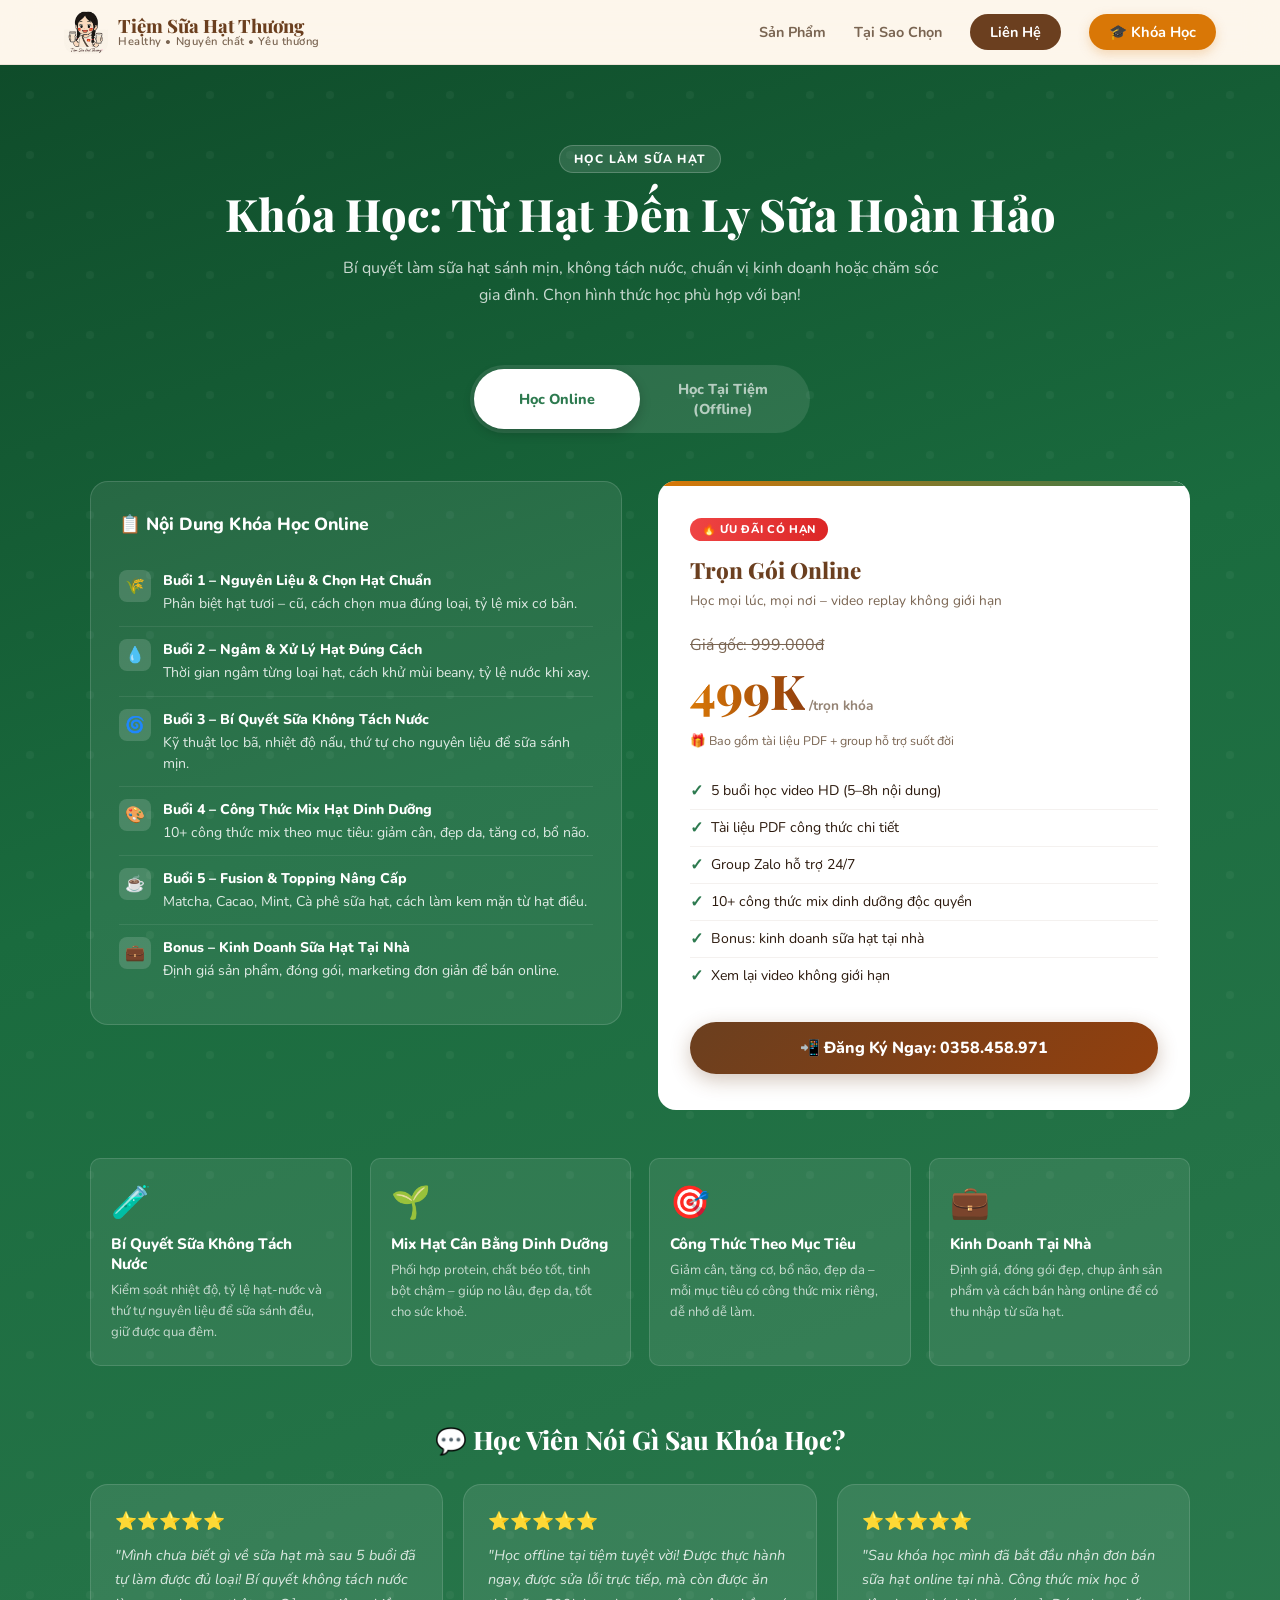
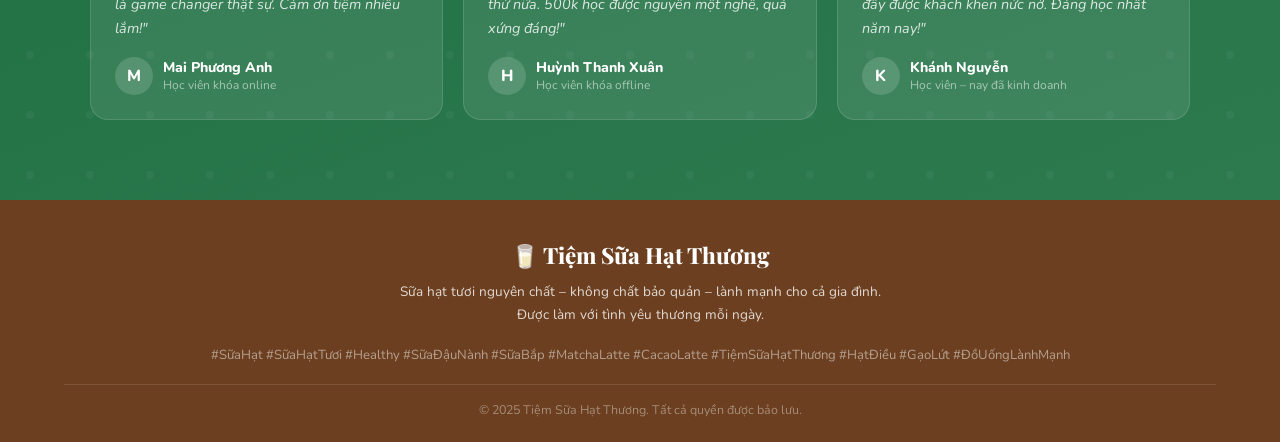
<file: course.html>
<!DOCTYPE html>
<html lang="vi">

<head>
  <meta charset="UTF-8" />
  <meta name="viewport" content="width=device-width, initial-scale=1.0" />

  <!-- ===== SEO META TAGS ===== -->
  <title>Khóa Học Làm Sữa Hạt | Tiệm Sữa Hạt Thương – Healthy & Ngon</title>
  <meta name="description"
    content="Tham gia khóa học làm sữa hạt tại Tiệm Sữa Hạt Thương. Học bí quyết làm sữa không tách nước, cách mix hạt dinh dưỡng và cách kinh doanh sữa hạt tại nhà. Học online & offline trọn gói chỉ 499K." />
  <meta name="keywords"
    content="học làm sữa hạt, khóa học sữa hạt, cách làm sữa hạt không tách nước, học pha chế sữa hạt online, lớp học sữa hạt offline, kinh doanh sữa hạt" />
  <meta name="robots" content="index, follow" />
  <meta name="author" content="Tiệm Sữa Hạt Thương" />

  <!-- Open Graph / Facebook -->
  <meta property="og:type" content="website" />
  <meta property="og:title" content="Khóa Học Làm Sữa Hạt | Tiệm Sữa Hạt Thương" />
  <meta property="og:description"
    content="Học làm sữa hạt chuyên nghiệp từ A-Z. Bí quyết sữa sánh mịn, không tách nước. Trọn gói chỉ 499K." />
  <meta property="og:image" content="assets/images/dau-nanh-me-den.jpg" />

  <!-- Google Fonts -->
  <link rel="preconnect" href="https://fonts.googleapis.com" />
  <link rel="preconnect" href="https://fonts.gstatic.com" crossorigin />
  <link
    href="https://fonts.googleapis.com/css2?family=Nunito:wght@400;600;700;800;900&family=Playfair+Display:wght@700;800&display=swap"
    rel="stylesheet" />

  <link rel="stylesheet" href="css/landing.css" />

</head>

<body>

  <!-- ===== NAV ===== -->
  <header>
    <nav aria-label="Main navigation">
      <a href="index.html" class="logo" aria-label="Trang chủ Tiệm Sữa Hạt Thương">
        <div class="logo-icon">
          <img src="assets/logo/logo.png" alt="Logo Tiệm Sữa Hạt Thương" />
        </div>
        <div class="logo-text">
          Tiệm Sữa Hạt Thương
          <span>Healthy • Nguyên chất • Yêu thương</span>
        </div>
      </a>
      <ul class="nav-links" id="nav-links" role="navigation">
        <li><a href="index.html#products">Sản Phẩm</a></li>
        <li><a href="index.html#why-us">Tại Sao Chọn</a></li>
        <li><a href="index.html#contact" class="nav-cta">Liên Hệ</a></li>
        <li><a href="course.html" class="nav-course-btn">🎓 Khóa Học</a></li>
      </ul>
      <button class="menu-toggle" id="menu-toggle" aria-label="Mở menu" aria-expanded="false">
        <span></span>
        <span></span>
        <span></span>
      </button>
    </nav>
  </header>

  <!-- ===== COURSE SECTION ===== -->
  <section id="course" class="course-section" aria-label="Khóa học làm sữa hạt">
    <div class="course-inner">
      <div class="course-header fade-up">
        <div class="section-tag">Học Làm Sữa Hạt</div>
        <h2>Khóa Học: Từ Hạt Đến Ly Sữa Hoàn Hảo</h2>
        <p>Bí quyết làm sữa hạt sánh mịn, không tách nước, chuẩn vị kinh doanh hoặc chăm sóc gia đình. Chọn hình thức
          học phù hợp với bạn!</p>
      </div>

      <!-- Mode Selector -->
      <div class="course-mode-tabs fade-up" role="tablist">
        <button class="mode-tab active" data-panel="panel-online" role="tab" aria-selected="true">Học Online</button>
        <button class="mode-tab" data-panel="panel-offline" role="tab" aria-selected="false">Học Tại Tiệm
          (Offline)</button>
      </div>

      <!-- ===== ONLINE PANEL ===== -->
      <div class="course-panel active" id="panel-online" role="tabpanel">
        <div class="course-layout">

          <div class="curriculum fade-up">
            <h3>📋 Nội Dung Khóa Học Online</h3>
            <div class="curriculum-item">
              <div class="ci-icon">🌾</div>
              <div class="ci-text">
                <strong>Buổi 1 – Nguyên Liệu &amp; Chọn Hạt Chuẩn</strong>
                Phân biệt hạt tươi – cũ, cách chọn mua đúng loại, tỷ lệ mix cơ bản.
              </div>
            </div>
            <div class="curriculum-item">
              <div class="ci-icon">💧</div>
              <div class="ci-text">
                <strong>Buổi 2 – Ngâm &amp; Xử Lý Hạt Đúng Cách</strong>
                Thời gian ngâm từng loại hạt, cách khử mùi beany, tỷ lệ nước khi xay.
              </div>
            </div>
            <div class="curriculum-item">
              <div class="ci-icon">🌀</div>
              <div class="ci-text">
                <strong>Buổi 3 – Bí Quyết Sữa Không Tách Nước</strong>
                Kỹ thuật lọc bã, nhiệt độ nấu, thứ tự cho nguyên liệu để sữa sánh mịn.
              </div>
            </div>
            <div class="curriculum-item">
              <div class="ci-icon">🎨</div>
              <div class="ci-text">
                <strong>Buổi 4 – Công Thức Mix Hạt Dinh Dưỡng</strong>
                10+ công thức mix theo mục tiêu: giảm cân, đẹp da, tăng cơ, bổ não.
              </div>
            </div>
            <div class="curriculum-item">
              <div class="ci-icon">☕</div>
              <div class="ci-text">
                <strong>Buổi 5 – Fusion &amp; Topping Nâng Cấp</strong>
                Matcha, Cacao, Mint, Cà phê sữa hạt, cách làm kem mặn từ hạt điều.
              </div>
            </div>
            <div class="curriculum-item">
              <div class="ci-icon">💼</div>
              <div class="ci-text">
                <strong>Bonus – Kinh Doanh Sữa Hạt Tại Nhà</strong>
                Định giá sản phẩm, đóng gói, marketing đơn giản để bán online.
              </div>
            </div>
          </div>

          <div class="price-card fade-up">
            <div class="price-popular">🔥 Ưu đãi có hạn</div>
            <div class="price-title">Trọn Gói Online</div>
            <div class="price-subtitle">Học mọi lúc, mọi nơi – video replay không giới hạn</div>
            <div class="price-old">Giá gốc: 999.000đ</div>
            <div class="price-amount">
              <div class="price-num">499K</div>
              <div class="price-unit">/trọn khóa</div>
            </div>
            <div class="price-note">🎁 Bao gồm tài liệu PDF + group hỗ trợ suốt đời</div>
            <ul class="price-features">
              <li><span class="tick">✓</span> 5 buổi học video HD (5–8h nội dung)</li>
              <li><span class="tick">✓</span> Tài liệu PDF công thức chi tiết</li>
              <li><span class="tick">✓</span> Group Zalo hỗ trợ 24/7</li>
              <li><span class="tick">✓</span> 10+ công thức mix dinh dưỡng độc quyền</li>
              <li><span class="tick">✓</span> Bonus: kinh doanh sữa hạt tại nhà</li>
              <li><span class="tick">✓</span> Xem lại video không giới hạn</li>
            </ul>
            <a href="tel:0358458971" class="btn-enroll">📲 Đăng Ký Ngay: 0358.458.971</a>
          </div>

        </div>
      </div>

      <!-- ===== OFFLINE PANEL ===== -->
      <div class="course-panel" id="panel-offline" role="tabpanel">
        <div class="course-layout">
          <div class="curriculum fade-up">
            <h3>📋 Nội Dung Khóa Học Tại Tiệm</h3>
            <div class="curriculum-item">
              <div class="ci-icon">👁️</div>
              <div class="ci-text">
                <strong>Buổi 1 – Tham Quan &amp; Lý Thuyết Nền</strong>
                Trực tiếp xem quy trình hoạt động thực tế tại tiệm, giới thiệu đầy đủ nguyên liệu.
              </div>
            </div>
            <div class="curriculum-item">
              <div class="ci-icon">🤲</div>
              <div class="ci-text">
                <strong>Buổi 2 – Thực Hành: Sữa Đậu Nành &amp; Mix Cơ Bản</strong>
                Tự tay ngâm, xay, nấu và lọc sữa đậu nành đạt chuẩn dưới sự hướng dẫn trực tiếp.
              </div>
            </div>
            <div class="curriculum-item">
              <div class="ci-icon">🔬</div>
              <div class="ci-text">
                <strong>Buổi 3 – Thực Hành: Sữa Hạt Mix Dinh Dưỡng</strong>
                Thực hành 4 công thức mix nâng cao: Hạt Điều–Yến Mạch, Mè Đen, Bí Đỏ, Gạo Rang.
              </div>
            </div>
            <div class="curriculum-item">
              <div class="ci-icon">✨</div>
              <div class="ci-text">
                <strong>Buổi 4 – Fusion &amp; Topping</strong>
                Matcha Latte, Cacao Latte, kem mặn hạt điều – thực hành từ A đến Z.
              </div>
            </div>
            <div class="curriculum-item">
              <div class="ci-icon">🎓</div>
              <div class="ci-text">
                <strong>Buổi 5 – Tổng Kết &amp; Thi Thực Hành</strong>
                Tự làm 1 sản phẩm hoàn chỉnh, nhận chứng nhận hoàn thành khóa học.
              </div>
            </div>
          </div>

          <div class="price-card fade-up">
            <div class="price-popular">⭐ Học trực tiếp – thực hành tay</div>
            <div class="price-title">Trọn Gói Offline</div>
            <div class="price-subtitle">Học tại tiệm – được hướng dẫn tận tình 1-1</div>
            <div class="price-old">Giá gốc: 999.000đ</div>
            <div class="price-amount">
              <div class="price-num">499K</div>
              <div class="price-unit">/trọn khóa</div>
            </div>
            <div class="price-note">🎁 Được ăn thử toàn bộ sản phẩm thực hành ngay tại chỗ!</div>
            <ul class="price-features">
              <li><span class="tick">✓</span> 5 buổi học thực hành trực tiếp tại tiệm</li>
              <li><span class="tick">✓</span> Nguyên liệu thực hành được chuẩn bị sẵn</li>
              <li><span class="tick">✓</span> Hướng dẫn 1-1, sửa lỗi ngay tại chỗ</li>
              <li><span class="tick">✓</span> Tài liệu PDF + video quay lại buổi học</li>
              <li><span class="tick">✓</span> Ăn thử sản phẩm thực hành miễn phí</li>
              <li><span class="tick">✓</span> Chứng nhận hoàn thành khóa học</li>
            </ul>
            <a href="tel:0358458971" class="btn-enroll">📞 Đăng Ký Offline: 0358.458.971</a>
          </div>
        </div>
      </div>

      <!-- What you'll learn -->
      <div class="learn-grid">
        <div class="learn-card fade-up">
          <div class="learn-icon">🧪</div>
          <h4>Bí Quyết Sữa Không Tách Nước</h4>
          <p>Kiểm soát nhiệt độ, tỷ lệ hạt-nước và thứ tự nguyên liệu để sữa sánh đều, giữ được qua đêm.</p>
        </div>
        <div class="learn-card fade-up">
          <div class="learn-icon">🌱</div>
          <h4>Mix Hạt Cân Bằng Dinh Dưỡng</h4>
          <p>Phối hợp protein, chất béo tốt, tinh bột chậm – giúp no lâu, đẹp da, tốt cho sức khoẻ.</p>
        </div>
        <div class="learn-card fade-up">
          <div class="learn-icon">🎯</div>
          <h4>Công Thức Theo Mục Tiêu</h4>
          <p>Giảm cân, tăng cơ, bổ não, đẹp da – mỗi mục tiêu có công thức mix riêng, dễ nhớ dễ làm.</p>
        </div>
        <div class="learn-card fade-up">
          <div class="learn-icon">💼</div>
          <h4>Kinh Doanh Tại Nhà</h4>
          <p>Định giá, đóng gói đẹp, chụp ảnh sản phẩm và cách bán hàng online để có thu nhập từ sữa hạt.</p>
        </div>
      </div>

      <!-- Course testimonials -->
      <div class="course-testi">
        <h3>💬 Học Viên Nói Gì Sau Khóa Học?</h3>
        <div class="course-testi-grid">
          <div class="course-testi-card fade-up">
            <div class="stars">⭐⭐⭐⭐⭐</div>
            <p class="testi-text">"Mình chưa biết gì về sữa hạt mà sau 5 buổi đã tự làm được đủ loại! Bí quyết không
              tách nước là game changer thật sự. Cảm ơn tiệm nhiều lắm!"</p>
            <div class="testi-author">
              <div class="author-avatar">M</div>
              <div>
                <div class="author-name">Mai Phương Anh</div>
                <div class="author-location">Học viên khóa online</div>
              </div>
            </div>
          </div>
          <div class="course-testi-card fade-up">
            <div class="stars">⭐⭐⭐⭐⭐</div>
            <p class="testi-text">"Học offline tại tiệm tuyệt vời! Được thực hành ngay, được sửa lỗi trực tiếp, mà còn
              được ăn thử nữa. 500k học được nguyên một nghề, quá xứng đáng!"</p>
            <div class="testi-author">
              <div class="author-avatar">H</div>
              <div>
                <div class="author-name">Huỳnh Thanh Xuân</div>
                <div class="author-location">Học viên khóa offline</div>
              </div>
            </div>
          </div>
          <div class="course-testi-card fade-up">
            <div class="stars">⭐⭐⭐⭐⭐</div>
            <p class="testi-text">"Sau khóa học mình đã bắt đầu nhận đơn bán sữa hạt online tại nhà. Công thức mix học ở
              đây được khách khen nức nở. Đáng học nhất năm nay!"</p>
            <div class="testi-author">
              <div class="author-avatar">K</div>
              <div>
                <div class="author-name">Khánh Nguyễn</div>
                <div class="author-location">Học viên – nay đã kinh doanh</div>
              </div>
            </div>
          </div>
        </div>
      </div>

    </div>
  </section>

  <!-- ===== FOOTER ===== -->
  <footer id="contact">
    <div class="footer-logo">🥛 Tiệm Sữa Hạt Thương</div>
    <p>Sữa hạt tươi nguyên chất – không chất bảo quản – lành mạnh cho cả gia đình.<br />
      Được làm với tình yêu thương mỗi ngày.</p>
    <div class="hashtags">
      #SữaHạt #SữaHạtTươi #Healthy #SữaĐậuNành #SữaBắp #MatchaLatte #CacaoLatte #TiệmSữaHạtThương #HạtĐiều #GạoLứt
      #ĐồUốngLànhMạnh
    </div>
    <div class="footer-bottom">
      © 2025 Tiệm Sữa Hạt Thương. Tất cả quyền được bảo lưu.
    </div>
  </footer>

  <script>
    // Intersection Observer for fade-up animations
    function observeFadeUps() {
      const observer = new IntersectionObserver((entries) => {
        entries.forEach((entry, i) => {
          if (entry.isIntersecting) {
            setTimeout(() => entry.target.classList.add('visible'), i * 35);
            observer.unobserve(entry.target);
          }
        });
      }, { threshold: 0.1 });
      document.querySelectorAll('.fade-up:not(.visible)').forEach(el => observer.observe(el));
    }

    observeFadeUps();

    // Course mode tabs (Online / Offline)
    document.querySelectorAll('.mode-tab').forEach(tab => {
      tab.addEventListener('click', () => {
        document.querySelectorAll('.mode-tab').forEach(t => {
          t.classList.remove('active');
          t.setAttribute('aria-selected', 'false');
        });
        tab.classList.add('active');
        tab.setAttribute('aria-selected', 'true');

        const targetId = tab.dataset.panel;
        document.querySelectorAll('.course-panel').forEach(panel => {
          panel.classList.remove('active');
        });
        document.getElementById(targetId).classList.add('active');

        observeFadeUps();
      });
    });

    // Mobile Menu Toggle
    const menuToggle = document.getElementById('menu-toggle');
    const navLinks = document.getElementById('nav-links');

    if (menuToggle && navLinks) {
      menuToggle.addEventListener('click', () => {
        const isOpen = menuToggle.classList.toggle('active');
        navLinks.classList.toggle('active');
        menuToggle.setAttribute('aria-expanded', isOpen);
        document.body.style.overflow = isOpen ? 'hidden' : '';
      });

      // Close menu when clicking link
      navLinks.querySelectorAll('a').forEach(link => {
        link.addEventListener('click', () => {
          menuToggle.classList.remove('active');
          navLinks.classList.remove('active');
          menuToggle.setAttribute('aria-expanded', 'false');
          document.body.style.overflow = '';
        });
      });
    }
  </script>
</body>

</html>
</file>
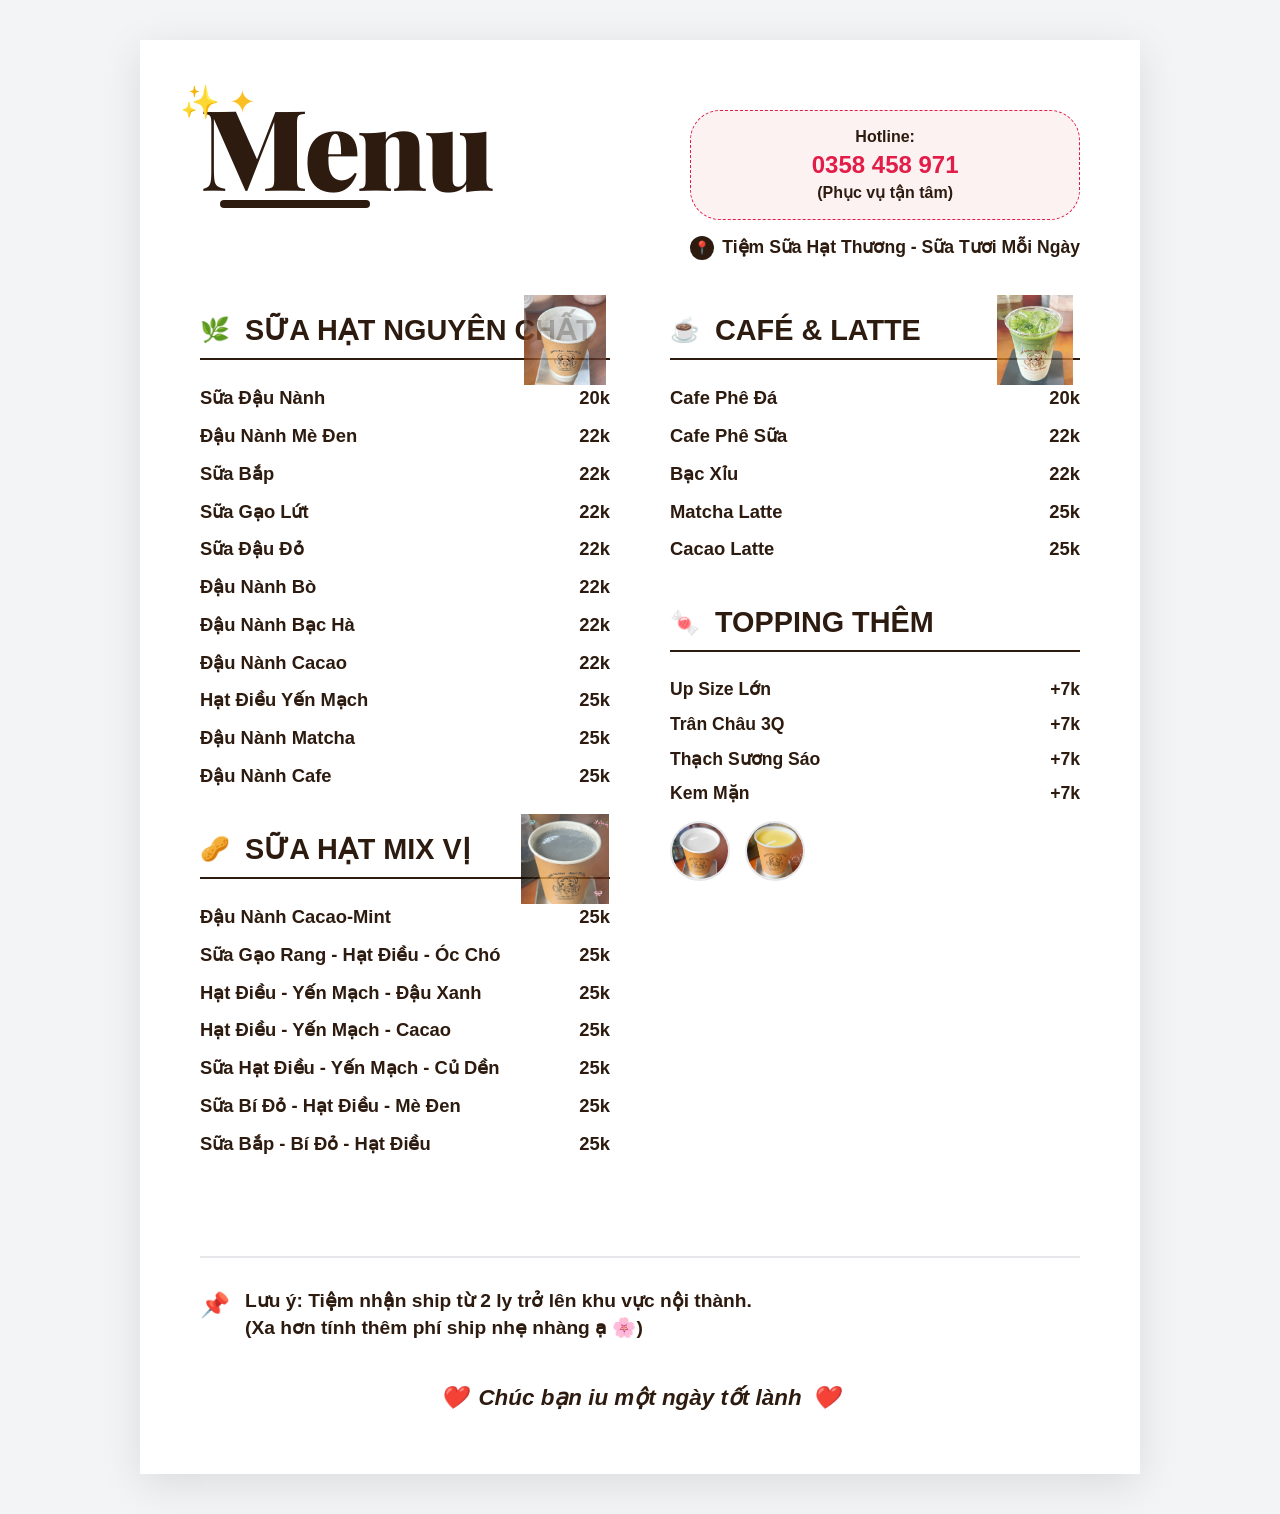
<file: poster-menu.html>
<!DOCTYPE html>
<html lang="vi">
<head>
  <meta charset="UTF-8">
  <meta name="viewport" content="width=device-width, initial-scale=1.0">
  <title>Tiệm Sữa Hạt Thương - Menu Poster</title>
  <link rel="stylesheet" href="css/poster.css">
  <link rel="preconnect" href="https://fonts.googleapis.com">
  <link rel="preconnect" href="https://fonts.gstatic.com" crossorigin>
  <link href="https://fonts.googleapis.com/css2?family=Playfair+Display:wght@700;900&family=Nunito:wght@400;700;900&display=swap" rel="stylesheet">
</head>
<body>

  <div class="poster-canvas">
    <div class="decor-stars">✨ ✦</div>

    <header>
      <div class="title-wrap">
        <h1>Menu</h1>
        <div class="title-underline"></div>
      </div>
      <div class="header-right">
        <div class="hotline-box">
          <div class="label">Hotline:</div>
          <div class="number">0358 458 971</div>
          <div class="label">(Phục vụ tận tâm)</div>
        </div>
        <div class="address">
          <div class="address-icon">📍</div>
          <span>Tiệm Sữa Hạt Thương - Sữa Tươi Mỗi Ngày</span>
        </div>
      </div>
    </header>

    <div class="menu-body" id="menu-grid">
      <!-- Left Column -->
      <div class="col-left">
        <!-- SỮA HẠT NGUYÊN CHẤT -->
        <section id="sec-seed-pure">
          <div class="section-head">
            <div class="section-icon">🌿</div>
            <h2>Sữa Hạt Nguyên Chất</h2>
          </div>
          <div class="section-illustrator">
            <img src="assets/images/hat-dieu-yen-mach.jpg" alt="Nut Milk Illustrator">
          </div>
          <ul class="item-list" id="list-seed-pure">
            <!-- Rendered by JS -->
          </ul>
        </section>

        <!-- SỮA HẠT MIX VỊ -->
        <section id="sec-seed-mix">
          <div class="section-head">
            <div class="section-icon">🥜</div>
            <h2>Sữa Hạt Mix Vị</h2>
          </div>
          <div class="section-illustrator">
            <img src="assets/images/dau-nanh-me-den.jpg" alt="Nut Milk Illustrator">
          </div>
          <ul class="item-list" id="list-seed-mix">
            <!-- Rendered by JS -->
          </ul>
        </section>

      </div>

      <!-- Right Column -->
      <div class="col-right">
        <!-- CAFÉ & LATTE SECTION -->
        <section id="sec-coffee">
          <div class="section-head">
            <div class="section-icon">☕</div>
            <h2>Café & Latte</h2>
          </div>
          <div class="section-illustrator">
            <img src="assets/images/matcha-latte.png" alt="Latte Illustrator">
          </div>
          <ul class="item-list" id="list-coffee">
            <!-- Rendered by JS -->
          </ul>
        </section>

        <!-- TOPPING SECTION -->
        <section id="sec-topping">
          <div class="section-head">
            <div class="section-icon">🍬</div>
            <h2>Topping Thêm</h2>
          </div>
          <div class="topping-grid" id="list-topping">
            <!-- Rendered by JS -->
          </div>
          <div class="topping-illus">
            <img src="assets/images/gao-rang.jpg" alt="T1">
            <img src="assets/images/sua-bap.jpg" alt="T2">
          </div>
        </section>
      </div>
    </div>

    <footer>
      <div class="note-box">
        <div class="note-icon">📌</div>
        <div class="note-content">
          Lưu ý: Tiệm nhận ship từ 2 ly trở lên khu vực nội thành. <br>
          (Xa hơn tính thêm phí ship nhẹ nhàng ạ 🌸)
        </div>
      </div>
      <div class="thanks-msg">
        Chúc bạn iu một ngày tốt lành
      </div>
    </footer>
  </div>

  <script src="data/menu-data.js"></script>
  <script>
    function renderSection(listId, items) {
      const list = document.getElementById(listId);
      list.innerHTML = items.map(item => `
        <li class="menu-item">
          <span class="item-name">${item.name}</span>
          <span class="item-price">${item.price}k</span>
        </li>
      `).join('');
    }

    function renderToppings(listId, items) {
      const list = document.getElementById(listId);
      list.innerHTML = items.map(item => `
        <div class="topping-item">
          <span class="name">${item.name}</span>
          <span class="price">+${item.price}k</span>
        </div>
      `).join('');
    }

    // Filter and Render based on Data Categories
    const seedMilks = MENU_ITEMS.filter(i => i.category === 'seed-milk');
    
    // Heuristic for "Pure" vs "Mix"
    const pureNames = ["đậu nành", "mè đen", "sữa bắp", "gạo lứt", "đậu đỏ", "hạt điều", "sen"];
    const pureSeed = seedMilks.filter(i => {
      const n = i.name.toLowerCase();
      // Pure if name is short or only contains one known ingredient without "-" or "mix" or "và"
      return n.split(' ').length <= 4 && !n.includes('-') && !n.includes('mix') && !n.includes('và');
    });
    const mixSeed = seedMilks.filter(i => !pureSeed.includes(i));

    renderSection('list-seed-pure', pureSeed);
    renderSection('list-seed-mix', mixSeed);

    const coffeeLattes = MENU_ITEMS.filter(i => i.category === 'coffee-latte');
    renderSection('list-coffee', coffeeLattes);

    const toppings = MENU_ITEMS.filter(i => i.category === 'extras');
    renderToppings('list-topping', toppings);

  </script>
</body>
</html>
</file>
<file: css/landing.css>
/* ===== DESIGN TOKENS ===== */
:root {
  --cream:   #fdf6ec;
  --warm:    #f5e6cc;
  --brown:   #6b3f1f;
  --amber:   #d97706;
  --green:   #2d7a4f;
  --green-light: #4ade80;
  --matcha:  #84a13a;
  --cacao:   #7b4a2d;
  --text:    #2c1a0e;
  --muted:   #7a6552;
  --white:   #ffffff;
  --shadow:  0 8px 32px rgba(107,63,31,0.12);
  --radius:  18px;
  --radius-sm: 10px;
}

*, *::before, *::after { box-sizing: border-box; margin: 0; padding: 0; }

html { scroll-behavior: smooth; }

body {
  font-family: 'Nunito', sans-serif;
  background: var(--cream);
  color: var(--text);
  overflow-x: hidden;
}

/* ===== HEADER / NAV ===== */
header {
  position: sticky;
  top: 0;
  z-index: 100;
  background: rgba(253,246,236,0.85);
  backdrop-filter: blur(16px);
  border-bottom: 1px solid rgba(107,63,31,0.1);
  padding: 0 5vw;
}
nav {
  display: flex;
  align-items: center;
  justify-content: space-between;
  height: 64px;
  max-width: 1200px;
  margin: auto;
}
.logo {
  display: flex;
  align-items: center;
  gap: 10px;
  text-decoration: none;
}
.logo-icon {
  width: 44px; height: 44px;
  border-radius: 12px;
  overflow: hidden;
  display: flex; align-items: center; justify-content: center;
  background: transparent;
}
.logo-icon img { width: 100%; height: 100%; object-fit: contain; }
.logo-text {
  font-family: 'Playfair Display', serif;
  font-size: 1.15rem;
  font-weight: 800;
  color: var(--brown);
  line-height: 1.1;
}
.logo-text span { display: block; font-size: 0.7rem; font-family: 'Nunito', sans-serif; color: var(--muted); font-weight: 600; letter-spacing: 0.05em; }
.nav-links {
  display: flex; gap: 28px; list-style: none;
}
.nav-links a {
  text-decoration: none; color: var(--muted); font-weight: 700; font-size: 0.9rem;
  transition: color 0.2s;
}
.nav-links a:hover { color: var(--amber); }
.nav-cta {
  background: var(--brown); color: var(--white) !important;
  padding: 8px 20px; border-radius: 50px;
  transition: background 0.2s, transform 0.2s !important;
}
.nav-cta:hover { background: var(--amber) !important; transform: translateY(-1px); }

.nav-course-btn {
  background: var(--amber); color: white !important;
  padding: 8px 20px; border-radius: 50px;
  font-weight: 800;
  box-shadow: 0 4px 12px rgba(217,119,6,0.25);
  transition: all 0.25s !important;
}
.nav-course-btn:hover {
  background: #f59e0b !important;
  transform: translateY(-2px);
  box-shadow: 0 8px 20px rgba(217,119,6,0.4);
}

/* ===== HERO ===== */
.hero {
  position: relative;
  min-height: 92vh;
  display: flex; align-items: center;
  overflow: hidden;
  padding: 80px 5vw 60px;
}
.hero-bg {
  position: absolute; inset: 0;
  background: radial-gradient(ellipse at 70% 50%, #f5e6cc 0%, #fdf6ec 60%);
  z-index: 0;
}
/* Decorative blobs */
.blob {
  position: absolute;
  border-radius: 50%;
  filter: blur(60px);
  opacity: 0.35;
  pointer-events: none;
}
.blob-1 { width: 420px; height: 420px; background: #f9c74f; top: -80px; right: -60px; }
.blob-2 { width: 300px; height: 300px; background: #90be6d; bottom: -40px; left: -80px; }
.blob-3 { width: 200px; height: 200px; background: #f3722c; top: 40%; left: 35%; }

.hero-content {
  position: relative; z-index: 2;
  max-width: 600px;
}
.hero-badge {
  display: inline-flex; align-items: center; gap: 6px;
  background: linear-gradient(90deg, #d97706, #92400e);
  color: white;
  font-size: 0.78rem; font-weight: 800; letter-spacing: 0.08em;
  text-transform: uppercase;
  padding: 6px 16px; border-radius: 50px;
  margin-bottom: 20px;
  box-shadow: 0 4px 14px rgba(217,119,6,0.4);
  animation: pulse-badge 2.5s ease-in-out infinite;
}
@keyframes pulse-badge {
  0%, 100% { box-shadow: 0 4px 14px rgba(217,119,6,0.4); }
  50%       { box-shadow: 0 4px 24px rgba(217,119,6,0.7); }
}
.hero h1 {
  font-family: 'Playfair Display', serif;
  font-size: clamp(2.4rem, 5vw, 3.8rem);
  font-weight: 800;
  line-height: 1.15;
  color: var(--brown);
  margin-bottom: 18px;
}
.hero h1 em {
  font-style: normal;
  background: linear-gradient(90deg, var(--amber), var(--green));
  -webkit-background-clip: text;
  -webkit-text-fill-color: transparent;
  background-clip: text;
}
.hero p {
  font-size: 1.1rem; color: var(--muted); line-height: 1.7;
  margin-bottom: 32px; max-width: 520px;
}
.hero-ctas {
  display: flex; flex-wrap: wrap; gap: 14px;
}
.btn-primary {
  display: inline-flex; align-items: center; gap: 8px;
  background: linear-gradient(135deg, var(--brown), #92400e);
  color: white; font-weight: 800; font-size: 1rem;
  padding: 14px 32px; border-radius: 50px;
  text-decoration: none;
  box-shadow: 0 6px 20px rgba(107,63,31,0.35);
  transition: transform 0.25s, box-shadow 0.25s;
}
.btn-primary:hover { transform: translateY(-3px); box-shadow: 0 12px 28px rgba(107,63,31,0.4); }
.btn-outline {
  display: inline-flex; align-items: center; gap: 8px;
  border: 2px solid var(--brown); color: var(--brown);
  font-weight: 800; font-size: 1rem;
  padding: 12px 28px; border-radius: 50px;
  text-decoration: none;
  transition: background 0.25s, color 0.25s, transform 0.25s;
}
.btn-outline:hover { background: var(--brown); color: white; transform: translateY(-3px); }

.hero-stats {
  display: flex; gap: 32px; margin-top: 48px;
}
.stat { text-align: center; }
.stat-num {
  font-family: 'Playfair Display', serif;
  font-size: 2rem; font-weight: 800; color: var(--brown); line-height: 1;
}
.stat-label { font-size: 0.78rem; color: var(--muted); font-weight: 700; margin-top: 4px; }

/* Hero floating images */
.hero-images {
  position: absolute; right: 5vw; top: 50%;
  transform: translateY(-50%);
  z-index: 2;
  display: grid;
  grid-template-columns: 1fr 1fr;
  grid-template-rows: 1fr 1fr;
  gap: 16px;
  width: clamp(280px, 38vw, 480px);
}
.hero-img-card {
  border-radius: 20px;
  overflow: hidden;
  box-shadow: var(--shadow);
  aspect-ratio: 1;
  position: relative;
}
.hero-img-card img { width: 100%; height: 100%; object-fit: cover; transition: transform 0.4s; }
.hero-img-card:hover img { transform: scale(1.07); }
.hero-img-card:nth-child(1) { grid-column: 1; grid-row: 1; transform: rotate(-2deg) translateY(8px); }
.hero-img-card:nth-child(2) { grid-column: 2; grid-row: 1; transform: rotate(2deg) translateY(-8px); }
.hero-img-card:nth-child(3) { grid-column: 1; grid-row: 2; transform: rotate(1.5deg) translateY(4px); }
.hero-img-card:nth-child(4) { grid-column: 2; grid-row: 2; transform: rotate(-1.5deg) translateY(-4px); }

/* ===== WHY US ===== */
.why-us {
  background: linear-gradient(135deg, var(--brown) 0%, #92400e 100%);
  color: white;
  padding: 70px 5vw;
  text-align: center;
}
.section-tag {
  display: inline-block;
  background: rgba(255,255,255,0.15);
  color: white;
  font-size: 0.75rem; font-weight: 800; letter-spacing: 0.1em; text-transform: uppercase;
  padding: 5px 14px; border-radius: 50px;
  margin-bottom: 14px;
}
.section-tag-dark {
  display: inline-block;
  background: rgba(107,63,31,0.1);
  color: var(--brown);
  font-size: 0.75rem; font-weight: 800; letter-spacing: 0.1em; text-transform: uppercase;
  padding: 5px 14px; border-radius: 50px;
  margin-bottom: 14px;
}
.why-us h2 {
  font-family: 'Playfair Display', serif;
  font-size: clamp(1.8rem, 3vw, 2.6rem);
  font-weight: 800; margin-bottom: 48px;
}
.why-grid {
  display: grid;
  grid-template-columns: repeat(auto-fit, minmax(200px, 1fr));
  gap: 28px;
  max-width: 1000px; margin: auto;
}
.why-card {
  background: rgba(255,255,255,0.1);
  border: 1px solid rgba(255,255,255,0.2);
  border-radius: var(--radius);
  padding: 32px 20px;
  transition: background 0.3s, transform 0.3s;
}
.why-card:hover { background: rgba(255,255,255,0.18); transform: translateY(-4px); }
.why-icon { font-size: 2.4rem; margin-bottom: 14px; }
.why-card h3 { font-size: 1.05rem; font-weight: 800; margin-bottom: 8px; }
.why-card p { font-size: 0.88rem; color: rgba(255,255,255,0.75); line-height: 1.6; }

/* ===== PRODUCTS SECTION ===== */
.products {
  padding: 80px 5vw;
  max-width: 1280px; margin: auto;
}
.section-header { text-align: center; margin-bottom: 50px; }
.section-header h2 {
  font-family: 'Playfair Display', serif;
  font-size: clamp(1.9rem, 3.5vw, 2.8rem);
  font-weight: 800; color: var(--brown);
}
.section-header p {
  font-size: 1rem; color: var(--muted); margin-top: 10px; max-width: 560px; margin-left: auto; margin-right: auto; line-height: 1.65;
}

/* Filter tabs */
.filter-tabs {
  display: flex; flex-wrap: wrap; justify-content: center; gap: 10px;
  margin-bottom: 40px;
}
.tab-btn {
  border: 2px solid var(--warm);
  background: var(--white);
  color: var(--muted);
  font-family: 'Nunito', sans-serif;
  font-weight: 700; font-size: 0.9rem;
  padding: 9px 22px; border-radius: 50px; cursor: pointer;
  transition: all 0.25s;
}
.tab-btn:hover, .tab-btn.active {
  background: var(--brown); border-color: var(--brown); color: white;
}

/* Product grid */
.product-grid {
  display: grid;
  grid-template-columns: repeat(auto-fill, minmax(160px, 1fr));
  gap: 16px;
}
.product-card {
  background: var(--white);
  border-radius: var(--radius);
  overflow: visible; /* Allow tags to overlap edges */
  box-shadow: 0 4px 20px rgba(107,63,31,0.08);
  transition: transform 0.35s, box-shadow 0.35s;
  position: relative;
}
.product-card:hover { transform: translateY(-8px); box-shadow: 0 16px 40px rgba(107,63,31,0.15); }
.product-card[data-hidden="true"] { display: none; }

.product-img-wrap {
  position: relative;
  overflow: hidden;
  aspect-ratio: 4/5;
  background: #f0f0f0;
  border-radius: var(--radius) var(--radius) 0 0; /* Match card top radius */
}
.product-img-wrap img {
  width: 100%; height: 100%; object-fit: cover;
  transition: transform 0.6s cubic-bezier(0.165, 0.84, 0.44, 1);
}
.product-card:hover .product-img-wrap img { transform: scale(1.1); }

/* Tags are now absolutely positioned independently of overlay for better control */
.badge-bestseller {
  position: absolute;
  top: -8px; left: -8px;
  background: #e11d48; color: white;
  padding: 6px 14px; border-radius: 6px;
  font-size: 0.72rem; font-weight: 800;
  box-shadow: 0 4px 14px rgba(225,29,72,0.45);
  z-index: 10;
  transform: rotate(-3deg); /* Slight tilt for visual interest */
  pointer-events: none;
}

.badge-category {
  position: absolute;
  top: 10px; right: 10px;
  background: rgba(253,246,236,0.92);
  backdrop-filter: blur(6px);
  color: var(--brown); font-size: 0.62rem; font-weight: 800;
  padding: 4px 12px; border-radius: 50px;
  z-index: 10;
  pointer-events: none;
  box-shadow: 0 2px 8px rgba(0,0,0,0.05);
}

.product-info {
  padding: 16px 12px;
  text-align: center;
  background: white;
}
.product-name {
  font-size: 0.95rem; font-weight: 800; color: var(--brown);
  margin-bottom: 6px;
  overflow: hidden; text-overflow: ellipsis; white-space: nowrap;
}
.product-price {
  display: flex; align-items: baseline; justify-content: center; gap: 3px;
  color: #b91c1c; /* Dark red for price */
}
.price-val {
  font-family: 'Playfair Display', serif;
  font-size: 1.6rem; font-weight: 800;
  line-height: 1;
}
.price-unit {
  font-size: 0.8rem; font-weight: 700;
  opacity: 0.8;
}

/* ===== EXTRAS SECTION ===== */
.extras-section {
  background: var(--warm);
  padding: 60px 5vw;
}
.extras-inner {
  max-width: 900px; margin: auto;
}
.extras-grid {
  display: grid;
  grid-template-columns: repeat(auto-fit, minmax(180px, 1fr));
  gap: 18px;
  margin-top: 36px;
}
.extra-card {
  background: var(--white);
  border-radius: var(--radius-sm);
  padding: 22px 18px;
  text-align: center;
  box-shadow: 0 2px 12px rgba(107,63,31,0.07);
  transition: transform 0.25s, box-shadow 0.25s;
}
.extra-card:hover { transform: translateY(-3px); box-shadow: 0 8px 24px rgba(107,63,31,0.13); }
.extra-icon { font-size: 2rem; margin-bottom: 10px; }
.extra-card h3 { font-size: 0.95rem; font-weight: 800; color: var(--text); margin-bottom: 6px; }
.extra-card .price { font-size: 1rem; font-weight: 800; color: var(--amber); }

/* ===== HOW IT WORKS ===== */
.how-it-works {
  padding: 70px 5vw;
  text-align: center;
  max-width: 1100px; margin: auto;
}
.steps {
  display: grid;
  grid-template-columns: repeat(auto-fit, minmax(200px, 1fr));
  gap: 30px;
  margin-top: 48px;
  position: relative;
}
.step-card {
  padding: 30px 20px;
  position: relative;
}
.step-num {
  width: 56px; height: 56px;
  background: linear-gradient(135deg, var(--amber), var(--brown));
  color: white; font-family: 'Playfair Display', serif; font-size: 1.4rem; font-weight: 800;
  border-radius: 50%;
  display: flex; align-items: center; justify-content: center;
  margin: 0 auto 18px;
  box-shadow: 0 6px 18px rgba(217,119,6,0.35);
}
.step-card h3 { font-size: 1rem; font-weight: 800; color: var(--brown); margin-bottom: 8px; }
.step-card p { font-size: 0.87rem; color: var(--muted); line-height: 1.65; }

/* ===== TESTIMONIALS ===== */
.testimonials {
  background: linear-gradient(135deg, #fdf6ec, #f5e6cc);
  padding: 70px 5vw;
  text-align: center;
}
.testimonials h2 {
  font-family: 'Playfair Display', serif;
  font-size: clamp(1.8rem, 3vw, 2.6rem);
  font-weight: 800; color: var(--brown); margin-bottom: 10px;
}
.testi-grid {
  display: grid;
  grid-template-columns: repeat(auto-fit, minmax(250px, 1fr));
  gap: 24px;
  max-width: 1000px; margin: 40px auto 0;
}
.testi-card {
  background: white;
  border-radius: var(--radius);
  padding: 28px 24px;
  text-align: left;
  box-shadow: 0 4px 20px rgba(107,63,31,0.08);
  transition: transform 0.3s;
}
.testi-card:hover { transform: translateY(-4px); }
.stars { font-size: 1.1rem; color: #f59e0b; margin-bottom: 12px; }
.testi-text { font-size: 0.9rem; color: var(--muted); line-height: 1.7; margin-bottom: 16px; font-style: italic; }
.testi-author {
  display: flex; align-items: center; gap: 10px;
}
.author-avatar {
  width: 38px; height: 38px;
  background: linear-gradient(135deg, var(--amber), var(--brown));
  border-radius: 50%;
  display: flex; align-items: center; justify-content: center;
  color: white; font-weight: 800; font-size: 1rem;
}
.author-name { font-weight: 800; font-size: 0.88rem; color: var(--text); }
.author-location { font-size: 0.75rem; color: var(--muted); }

/* ===== CTA BANNER ===== */
.cta-banner {
  background: linear-gradient(135deg, var(--green), #166534);
  color: white;
  padding: 70px 5vw;
  text-align: center;
}
.cta-banner h2 {
  font-family: 'Playfair Display', serif;
  font-size: clamp(1.8rem, 3.5vw, 2.8rem);
  font-weight: 800; margin-bottom: 16px;
}
.cta-banner p { font-size: 1rem; color: rgba(255,255,255,0.8); max-width: 520px; margin: 0 auto 32px; line-height: 1.65; }
.btn-white {
  display: inline-flex; align-items: center; gap: 8px;
  background: white; color: var(--green);
  font-weight: 800; font-size: 1rem;
  padding: 14px 36px; border-radius: 50px;
  text-decoration: none;
  box-shadow: 0 6px 20px rgba(0,0,0,0.2);
  transition: transform 0.25s, box-shadow 0.25s;
}
.btn-white:hover { transform: translateY(-3px); box-shadow: 0 12px 28px rgba(0,0,0,0.25); }

/* ===== FOOTER ===== */
footer {
  background: var(--brown);
  color: rgba(255,255,255,0.8);
  padding: 40px 5vw 24px;
  text-align: center;
}
footer .footer-logo {
  font-family: 'Playfair Display', serif;
  font-size: 1.4rem; font-weight: 800; color: white;
  margin-bottom: 10px;
}
footer p { font-size: 0.85rem; line-height: 1.7; max-width: 500px; margin: 0 auto 20px; }
footer .hashtags { font-size: 0.82rem; color: rgba(255,255,255,0.5); }
footer .footer-bottom {
  border-top: 1px solid rgba(255,255,255,0.12);
  margin-top: 20px; padding-top: 16px;
  font-size: 0.78rem; color: rgba(255,255,255,0.4);
}

/* ===== COURSE SECTION ===== */
.course-section {
  padding: 80px 5vw;
  background: linear-gradient(160deg, #0f4c2a 0%, #1a6b3e 40%, #2d7a4f 100%);
  color: white;
  position: relative;
  overflow: hidden;
}
.course-section::before {
  content: '';
  position: absolute; inset: 0;
  background: url("data:image/svg+xml,%3Csvg width='60' height='60' viewBox='0 0 60 60' xmlns='http://www.w3.org/2000/svg'%3E%3Cg fill='none' fill-rule='evenodd'%3E%3Cg fill='%23ffffff' fill-opacity='0.04'%3E%3Ccircle cx='30' cy='30' r='4'/%3E%3C/g%3E%3C/g%3E%3C/svg%3E") repeat;
  pointer-events: none;
}
.course-inner {
  max-width: 1100px; margin: auto; position: relative; z-index: 1;
}
.course-header { text-align: center; margin-bottom: 56px; }
.course-header .section-tag {
  background: rgba(255,255,255,0.12);
  border: 1px solid rgba(255,255,255,0.2);
}
.course-header h2 {
  font-family: 'Playfair Display', serif;
  font-size: clamp(1.9rem, 3.5vw, 3rem);
  font-weight: 800; margin-bottom: 14px; line-height: 1.2;
}
.course-header p { font-size: 1rem; color: rgba(255,255,255,0.78); max-width: 600px; margin: 0 auto; line-height: 1.7; }

/* Mode toggle */
.course-mode-tabs {
  display: flex; justify-content: center; gap: 0;
  background: rgba(255,255,255,0.1);
  border-radius: 50px;
  padding: 4px;
  max-width: 340px; margin-left: auto; margin-right: auto; margin-bottom: 48px;
}
.mode-tab {
  flex: 1; text-align: center;
  padding: 10px 20px; border-radius: 50px;
  cursor: pointer;
  font-family: 'Nunito', sans-serif;
  font-weight: 800; font-size: 0.9rem;
  border: none; background: transparent; color: rgba(255,255,255,0.65);
  transition: all 0.3s;
}
.mode-tab.active {
  background: white; color: var(--green);
  box-shadow: 0 4px 12px rgba(0,0,0,0.2);
}

/* Course panels */
.course-panel { display: none; }
.course-panel.active { display: block; }

/* Two-col layout */
.course-layout {
  display: grid;
  grid-template-columns: 1fr 1fr;
  gap: 36px;
  align-items: start;
}

/* Curriculum list */
.curriculum {
  background: rgba(255,255,255,0.08);
  border: 1px solid rgba(255,255,255,0.14);
  border-radius: var(--radius);
  padding: 30px 28px;
}
.curriculum h3 {
  font-size: 1.1rem; font-weight: 800; margin-bottom: 22px;
  display: flex; align-items: center; gap: 8px;
}
.curriculum-item {
  display: flex; align-items: flex-start; gap: 12px;
  padding: 12px 0;
  border-bottom: 1px solid rgba(255,255,255,0.08);
}
.curriculum-item:last-child { border-bottom: none; }
.ci-icon {
  width: 32px; height: 32px; flex-shrink: 0;
  background: rgba(255,255,255,0.15);
  border-radius: 8px;
  display: flex; align-items: center; justify-content: center;
  font-size: 1rem;
}
.ci-text { font-size: 0.88rem; line-height: 1.5; color: rgba(255,255,255,0.85); }
.ci-text strong { color: white; display: block; font-weight: 800; margin-bottom: 2px; }

/* Pricing card */
.price-card {
  background: white;
  border-radius: var(--radius);
  padding: 36px 32px;
  color: var(--text);
  position: relative;
  overflow: hidden;
}
.price-card::before {
  content: '';
  position: absolute; top: 0; left: 0; right: 0; height: 5px;
  background: linear-gradient(90deg, var(--amber), var(--green));
}
.price-popular {
  display: inline-block;
  background: linear-gradient(90deg, #ef4444, #dc2626);
  color: white; font-size: 0.7rem; font-weight: 800; letter-spacing: 0.06em; text-transform: uppercase;
  padding: 4px 12px; border-radius: 50px;
  margin-bottom: 14px;
}
.price-title {
  font-family: 'Playfair Display', serif;
  font-size: 1.4rem; font-weight: 800; color: var(--brown); margin-bottom: 6px;
}
.price-subtitle { font-size: 0.85rem; color: var(--muted); margin-bottom: 24px; }
.price-amount {
  display: flex; align-items: baseline; gap: 4px; margin-bottom: 8px;
}
.price-old {
  font-size: 1rem; color: var(--muted); text-decoration: line-through; margin-bottom: 6px;
}
.price-num {
  font-family: 'Playfair Display', serif;
  font-size: 3rem; font-weight: 800;
  background: linear-gradient(90deg, var(--amber), #92400e);
  -webkit-background-clip: text; -webkit-text-fill-color: transparent; background-clip: text;
  line-height: 1.2;
  padding-bottom: 4px;
}
.price-unit { font-size: 0.85rem; color: var(--muted); font-weight: 700; }
.price-note { font-size: 0.78rem; color: var(--muted); margin-bottom: 24px; }
.price-features { list-style: none; margin-bottom: 28px; }
.price-features li {
  display: flex; align-items: center; gap: 8px;
  font-size: 0.88rem; color: var(--text); padding: 7px 0;
  border-bottom: 1px solid rgba(107,63,31,0.07);
}
.price-features li:last-child { border-bottom: none; }
.price-features .tick { color: var(--green); font-weight: 900; font-size: 1rem; }
.btn-enroll {
  display: block; width: 100%; text-align: center;
  background: linear-gradient(135deg, var(--brown), #92400e);
  color: white; font-weight: 800; font-size: 1rem;
  padding: 15px 0; border-radius: 50px;
  text-decoration: none;
  box-shadow: 0 6px 20px rgba(107,63,31,0.3);
  transition: transform 0.25s, box-shadow 0.25s;
}
.btn-enroll:hover { transform: translateY(-3px); box-shadow: 0 10px 26px rgba(107,63,31,0.4); }

/* What you learn */
.learn-grid {
  display: grid;
  grid-template-columns: repeat(auto-fit, minmax(220px, 1fr));
  gap: 18px;
  margin-top: 48px;
}
.learn-card {
  background: rgba(255,255,255,0.08);
  border: 1px solid rgba(255,255,255,0.13);
  border-radius: var(--radius-sm);
  padding: 22px 20px;
  transition: background 0.3s, transform 0.3s;
}
.learn-card:hover { background: rgba(255,255,255,0.14); transform: translateY(-3px); }
.learn-icon { font-size: 2rem; margin-bottom: 10px; }
.learn-card h4 { font-size: 0.95rem; font-weight: 800; margin-bottom: 6px; }
.learn-card p { font-size: 0.82rem; color: rgba(255,255,255,0.72); line-height: 1.6; }

/* Course testimonials */
.course-testi {
  margin-top: 56px;
}
.course-testi h3 {
  text-align: center;
  font-family: 'Playfair Display', serif;
  font-size: 1.6rem; font-weight: 800;
  margin-bottom: 28px;
}
.course-testi-grid {
  display: grid;
  grid-template-columns: repeat(auto-fit, minmax(240px, 1fr));
  gap: 20px;
}
.course-testi-card {
  background: rgba(255,255,255,0.09);
  border: 1px solid rgba(255,255,255,0.13);
  border-radius: var(--radius);
  padding: 24px;
}
.course-testi-card .stars { margin-bottom: 10px; }
.course-testi-card .testi-text { color: rgba(255,255,255,0.82); }
.course-testi-card .author-name { color: white; }
.course-testi-card .author-location { color: rgba(255,255,255,0.55); }
.course-testi-card .author-avatar {
  background: rgba(255,255,255,0.15);
}

/* ===== SCROLL ANIMATIONS ===== */
.fade-up {
  opacity: 0; transform: translateY(20px);
  transition: opacity 0.4s ease, transform 0.4s ease;
}
.fade-up.visible { opacity: 1; transform: none; }

/* ===== MENU TOGGLE (Mobile) ===== */
.menu-toggle {
  display: none;
  flex-direction: column;
  justify-content: space-between;
  width: 30px; height: 21px;
  background: transparent; border: none;
  cursor: pointer; z-index: 1001;
  padding: 0;
}
.menu-toggle span {
  width: 100%; height: 3px;
  background: var(--brown);
  border-radius: 10px;
  transition: all 0.3s cubic-bezier(0.645, 0.045, 0.355, 1);
}
.menu-toggle.active span:nth-child(1) { transform: translateY(9px) rotate(45deg); }
.menu-toggle.active span:nth-child(2) { opacity: 0; transform: translateX(-20px); }
.menu-toggle.active span:nth-child(3) { transform: translateY(-9px) rotate(-45deg); }

/* ===== RESPONSIVE ===== */
@media (max-width: 992px) {
  .nav-links { gap: 15px; }
  .hero-images { width: 35vw; }
}

@media (max-width: 850px) {
  header { padding: 0 4vw; }
  .menu-toggle { display: flex; }

  .nav-links {
    position: fixed;
    top: 0; right: -100%;
    width: 80%; height: 100vh;
    background: var(--cream);
    flex-direction: column;
    align-items: center;
    justify-content: center;
    gap: 30px;
    z-index: 1000;
    box-shadow: -10px 0 30px rgba(107,63,31,0.1);
    transition: right 0.4s cubic-bezier(0.77, 0.2, 0.05, 1);
    padding: 40px;
  }
  .nav-links.active { right: 0; }
  .nav-links a { font-size: 1.2rem; color: var(--brown); }

  .hero { flex-direction: column; text-align: center; padding-top: 100px; padding-bottom: 80px; }
  .hero-content { max-width: 100%; margin: 0 auto; display: flex; flex-direction: column; align-items: center; }
  .hero-ctas { justify-content: center; }
  .hero-images {
    position: static; transform: none;
    margin-top: 50px; width: 100%; max-width: 500px;
    grid-template-columns: repeat(2, 1fr);
    margin-left: auto; margin-right: auto;
  }
  .hero-bg { background: var(--cream); }
  .blob-3 { display: none; }
}

@media (max-width: 600px) {
  .hero h1 { font-size: 2.2rem; }
  .hero p { font-size: 1rem; }
  .hero-stats { flex-direction: column; gap: 20px; align-items: center; }

  .product-grid {
    grid-template-columns: repeat(2, 1fr);
    gap: 12px;
  }
  .product-info { padding: 10px; }
  .product-name { font-size: 0.85rem; height: 2.2em; }
  .product-price { font-size: 1.15rem; }

  .why-grid { grid-template-columns: 1fr; }
  .testi-grid { grid-template-columns: 1fr; }
  .extras-grid { grid-template-columns: repeat(2, 1fr); gap: 12px; }

  .course-layout { grid-template-columns: 1fr; }
  .curriculum h3 { font-size: 1.2rem; }
  .price-card { padding: 25px 20px; }
  .price-num { font-size: 2.5rem; line-height: 1.2; }

  .course-mode-tabs { padding: 4px; }
  .mode-tab { padding: 10px 15px; font-size: 0.85rem; }

  footer { padding: 40px 5vw; text-align: center; }
}

@media (max-width: 400px) {
  .product-grid { grid-template-columns: 1fr; }
  .extras-grid { grid-template-columns: 1fr; }
}
</file>
<file: css/poster.css>
/* ===== POSTER-STYLE MENU CSS ===== */
:root {
  --primary: #5c3b2e; /* Deep Coffee/Nut Brown */
  --accent: #e11d48;  /* Red for prominence */
  --bg: #ffffff;
  --text: #2d1b10;
  --muted: #6b7280;
  --border: #e5e7eb;
}

* { margin: 0; padding: 0; box-sizing: border-box; }

body {
  font-family: 'Segoe UI', Tahoma, Geneva, Verdana, sans-serif;
  background-color: #f3f4f6;
  color: var(--text);
  line-height: 1.4;
  display: flex;
  justify-content: center;
  padding: 40px 20px;
}

@font-face {
  font-family: 'BrushScript';
  src: local('Brush Script MT'), local('BrushScriptMT'), local('cursive');
}

.poster-canvas {
  width: 1000px;
  min-height: 1414px; /* A4 Ratio approx */
  background: var(--bg);
  box-shadow: 0 10px 40px rgba(0,0,0,0.1);
  padding: 60px;
  position: relative;
  overflow: hidden;
}

/* Decor stars from image */
.decor-stars {
  position: absolute;
  top: 40px; left: 40px;
  font-size: 2rem; color: #fbbf24;
}

/* ===== HEADER ===== */
header {
  display: flex;
  justify-content: space-between;
  align-items: flex-start;
  margin-bottom: 50px;
}

.title-wrap h1 {
  font-family: 'Playfair Display', serif; /* Using existing font for high quality */
  font-size: 7rem;
  font-weight: 900;
  color: var(--text);
  line-height: 0.8;
  letter-spacing: -2px;
  margin-bottom: 10px;
}
.title-underline {
  width: 150px; height: 8px;
  background: var(--text);
  border-radius: 10px;
  margin-left: 20px;
}

.hotline-box {
  background: #fdf2f2;
  border: 1px dashed var(--accent);
  padding: 15px 30px;
  border-radius: 30px;
  text-align: center;
  margin-top: 10px;
}
.hotline-box .label { font-size: 1rem; font-weight: 700; color: var(--text); }
.hotline-box .number { font-size: 1.5rem; font-weight: 900; color: var(--accent); }
.address {
  display: flex;
  align-items: center;
  gap: 8px;
  margin-top: 15px;
  font-weight: 700;
  font-size: 1.1rem;
}
.address-icon { background: var(--text); color: white; padding: 4px; border-radius: 50%; width: 24px; height: 24px; display: flex; align-items: center; justify-content: center; font-size: 0.8rem; }

/* ===== COLUMNS ===== */
.menu-body {
  display: grid;
  grid-template-columns: 1fr 1fr;
  gap: 60px;
}

section {
  margin-bottom: 40px;
  position: relative;
}

.section-head {
  display: flex;
  align-items: center;
  gap: 15px;
  margin-bottom: 25px;
  border-bottom: 2px solid var(--text);
  padding-bottom: 8px;
}
.section-head h2 {
  font-size: 1.8rem;
  font-weight: 900;
  text-transform: uppercase;
  color: var(--text);
}
.section-icon { font-size: 1.5rem; }

/* Item List */
.item-list {
  list-style: none;
}
.menu-item {
  display: flex;
  justify-content: space-between;
  align-items: baseline;
  margin-bottom: 12px;
  font-size: 1.15rem;
  font-weight: 700;
}
.item-name { flex: 1; }
.item-price { color: var(--text); font-weight: 900; min-width: 50px; text-align: right; }

/* Section Images (Illustrative) */
.section-illustrator {
  position: absolute;
  top: -15px; right: 0;
  width: 90px; height: 90px;
  z-index: 0;
  opacity: 0.8;
  pointer-events: none;
}
.section-illustrator img {
  width: 100%; height: 100%; object-fit: contain;
}

/* Specific: Milk Usage Section */
.milk-usage {
  grid-column: 1;
}
.milk-grid {
  display: flex;
  gap: 20px;
  margin-top: 20px;
}
.milk-brand {
  text-align: center;
  position: relative;
}
.milk-brand img { width: 70px; height: 90px; object-fit: contain; }
.milk-brand .price-tag {
  position: absolute; top: -5px; right: -5px;
  background: var(--accent); color: white;
  font-size: 0.8rem; font-weight: 900;
  padding: 2px 6px; border-radius: 50%;
}
.milk-brand p { font-size: 0.85rem; font-weight: 800; margin-top: 5px; }

/* Specific: Topping Section */
.topping-grid {
  display: flex;
  flex-direction: column;
  gap: 10px;
}
.topping-item {
  display: flex;
  justify-content: space-between;
  font-weight: 900;
  font-size: 1.1rem;
}
.topping-illus {
  display: flex;
  gap: 15px;
  margin-top: 15px;
}
.topping-illus img { width: 60px; height: 60px; border-radius: 50%; border: 2px solid var(--border); }

/* ===== FOOTER ===== */
footer {
  margin-top: 60px;
  border-top: 2px solid var(--border);
  padding-top: 30px;
}
.note-box {
  display: flex;
  align-items: flex-start;
  gap: 15px;
  font-size: 1.2rem;
  font-weight: 900;
}
.note-icon { font-size: 1.5rem; color: var(--accent); }
.thanks-msg {
  text-align: center;
  margin-top: 40px;
  font-size: 1.4rem;
  font-weight: 700;
  font-style: italic;
  display: flex;
  align-items: center;
  justify-content: center;
  gap: 10px;
}
.thanks-msg::before, .thanks-msg::after { content: '❤️'; }


/* Print Specifics */
@media print {
  body { background: white; padding: 0; }
  .poster-canvas { box-shadow: none; border: none; width: 100%; height: auto; }
}
</file>
